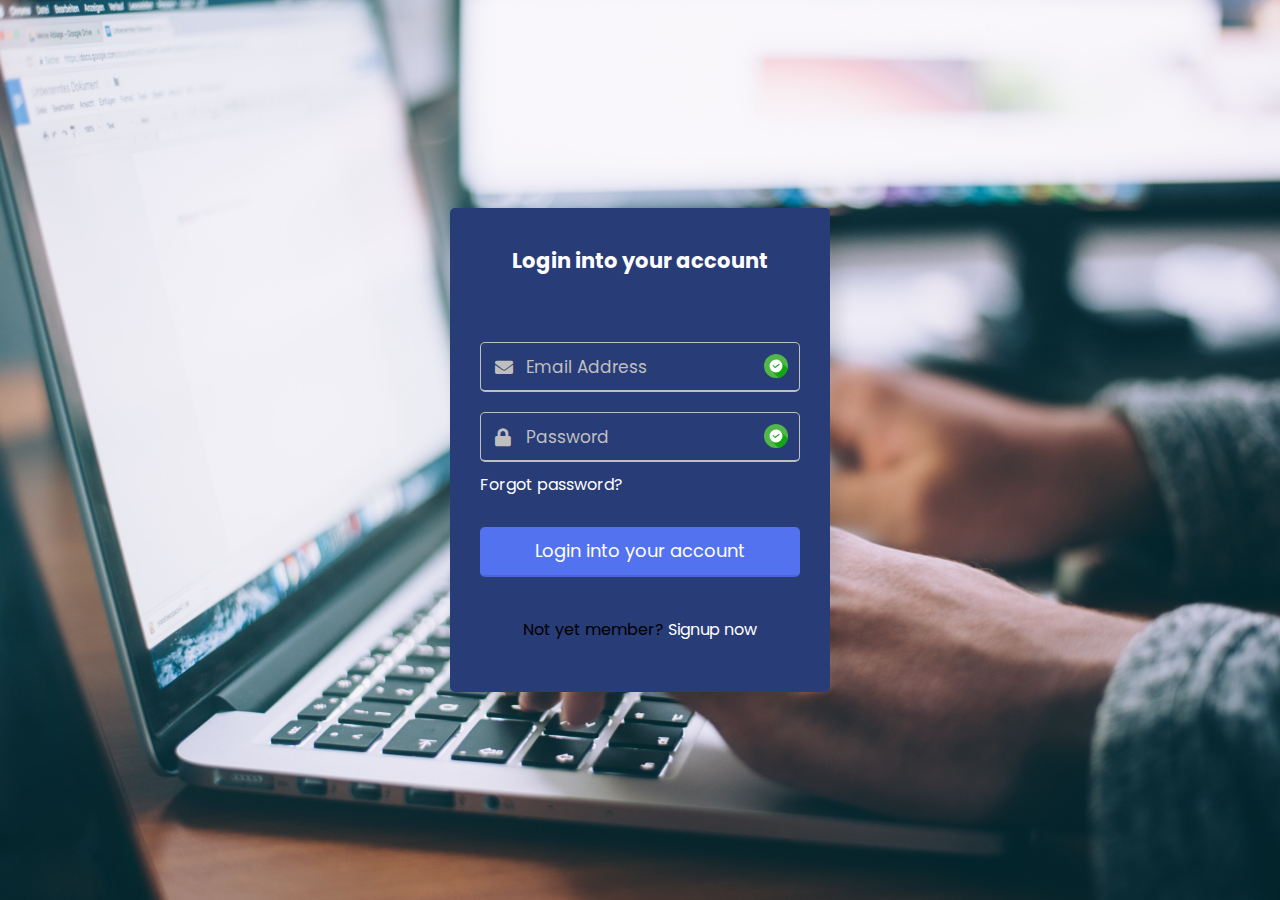
<file: index.html>
<!DOCTYPE html>
<html lang="en">

<head>
    <meta charset="UTF-8">
    <meta name="viewport" content="width=device-width, initial-scale=1.0">
    <title>Login Form</title>
    <link rel="stylesheet" href="style.css">
    <link rel="stylesheet" href="https://cdnjs.cloudflare.com/ajax/libs/font-awesome/5.15.3/css/all.min.css" />
</head>

<body>
    <div class="wrapper">
        <header>Login into your account</header>
        <form action="#">
            <div class="field email">

                <div class="input-area">
                    <input type="text" placeholder="Email Address">
                    <span class="valid-icon"></span>
                    <i class="icon fas fa-envelope"></i>
                    <i class="error error-icon fas fa-exclamation-circle"></i>
                </div>
                <div class="error error-txt">Email can't be blank</div>
            </div>
            <div class="field password">
                <div class="input-area">
                    <input type="password" placeholder="Password">
                    <span class="valid-icon"></span>
                    <i class="icon fas fa-lock"></i>
                    <i class="error error-icon fas fa-exclamation-circle"></i>
                </div>
                <div class="error error-txt">Password can't be blank</div>
            </div>
            <div class="pass-txt"><a href="#">Forgot password?</a></div>
            <input type="submit" value="Login into your account">
        </form>
        <div class="sign-txt">Not yet member? <a href="#">Signup now</a></div>
    </div>
    <script src="script.js"></script>
</body>

</html>
</file>
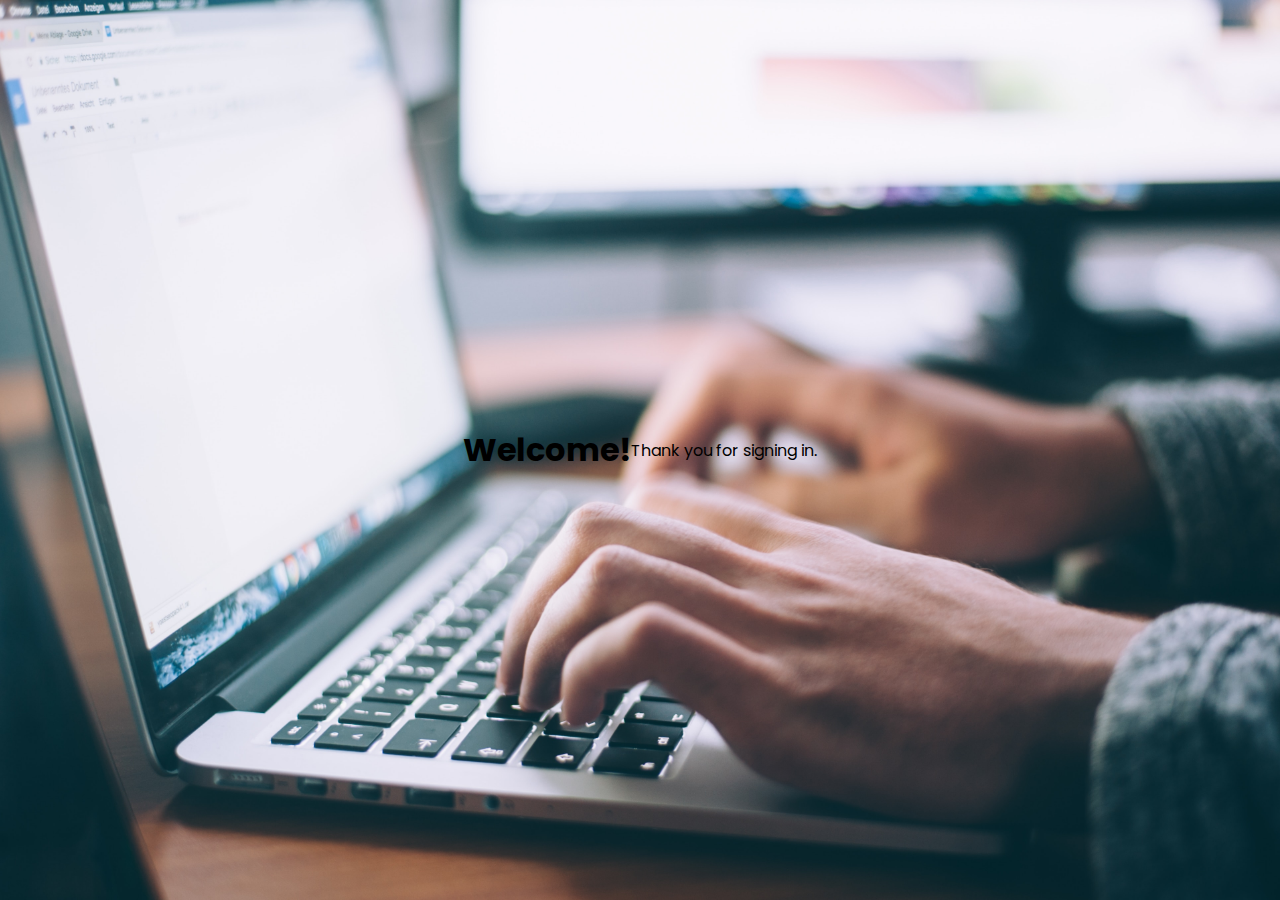
<file: welcome.html>
<!DOCTYPE html>
<html lang="en">

<head>
    <meta charset="UTF-8">
    <meta http-equiv="X-UA-Compatible" content="IE=edge">
    <meta name="viewport" content="width=device-width, initial-scale=1.0">
    <title>Welcome Page</title>
    <link rel="stylesheet" href="style.css">
    <link rel="stylesheet" href="https://cdnjs.cloudflare.com/ajax/libs/font-awesome/5.15.3/css/all.min.css" />
</head>

<body>

    <body>

        <h1>Welcome!</h1>
        <p>Thank you for signing in.</p>


    </body>
</body>

</html>
</file>
<file: style.css>
@import url("https://fonts.googleapis.com/css2?family=Poppins:wght@400;500;600&display=swap");
* {
  margin: 0;
  padding: 0;
  box-sizing: border-box;
  font-family: "Poppins", sans-serif;
}
body {
  width: 100%;
  height: 100vh;
  display: flex;
  align-items: center;
  justify-content: center;
  background-image: url(glenn.jpg);
  background-size: cover;
}
::selection {
  color: #fff;
  background: #5372f0;
}
.wrapper {
  width: 380px;
  padding: 40px 30px 50px 30px;
  background: #283c78;
  border-radius: 5px;
  text-align: center;
  box-shadow: 10px 10px 15px rgba(0, 0, 0, 0.1);
}
.wrapper header {
  font-size: 1.3125rem;
  font-weight: bold;
  color: white;
  padding-bottom: 2.2vw;
  display: block;
  line-height: 1.2 !important;
}
.wrapper form {
  margin: 40px 0;
}
form .field {
  width: 100%;
  margin-bottom: 20px;
}
form .field.shake {
  animation: shake 0.3s ease-in-out;
}
@keyframes shake {
  0%,
  100% {
    margin-left: 0px;
  }
  20%,
  80% {
    margin-left: -12px;
  }
  40%,
  60% {
    margin-left: 12px;
  }
}
form .field .input-area {
  height: 50px;
  width: 100%;
  position: relative;
}
form input {
  width: 100%;
  height: 100%;
  outline: none;
  padding: 0 45px;
  font-size: 18px;
  background: none;
  caret-color: #5372f0;
  border-radius: 5px;
  border: 1px solid #bfbfbf;
  border-bottom-width: 2px;
  transition: all 0.2s ease;
}
form .field input:focus,
form .field.valid input {
  border-color: #5372f0;
}
form .field.shake input,
form .field.error input {
  border-color: #dc3545;
}
.field .input-area i {
  position: absolute;
  top: 50%;
  font-size: 18px;
  pointer-events: none;
  transform: translateY(-50%);
}
.input-area .icon {
  left: 15px;
  color: #bfbfbf;
  transition: color 0.2s ease;
}
.input-area .error-icon {
  right: 15px;
  color: #dc3545;
}
form input:focus ~ .icon,
form .field.valid .icon {
  color: #5372f0;
}
form .field.shake input:focus ~ .icon,
form .field.error input:focus ~ .icon {
  color: #bfbfbf;
}
form input::placeholder {
  color: #bfbfbf;
  font-size: 17px;
}
form .field .error-txt {
  color: #dc3545;
  text-align: left;
  margin-top: 5px;
}
form .field .error {
  display: none;
}
form .field.shake .error,
form .field.error .error {
  display: block;
}
form .pass-txt {
  text-align: left;
  margin-top: -10px;
}
.wrapper a {
  color: #fff;
  text-decoration: none;
}
.wrapper a:hover {
  text-decoration: underline;
}
form input[type="submit"] {
  height: 50px;
  margin-top: 30px;
  color: #fff;
  padding: 0;
  border: none;
  background: #5372f0;
  cursor: pointer;
  border-bottom: 2px solid rgba(0, 0, 0, 0.1);
  transition: all 0.3s ease;
}
form input[type="submit"]:hover {
  background: #2c52ed;
}

.valid-icon {
  position: absolute;
  top: 12px;
  right: 12px;
  width: 24px;
  height: 24px;
  background-image: url("check.svg");
}
</file>
